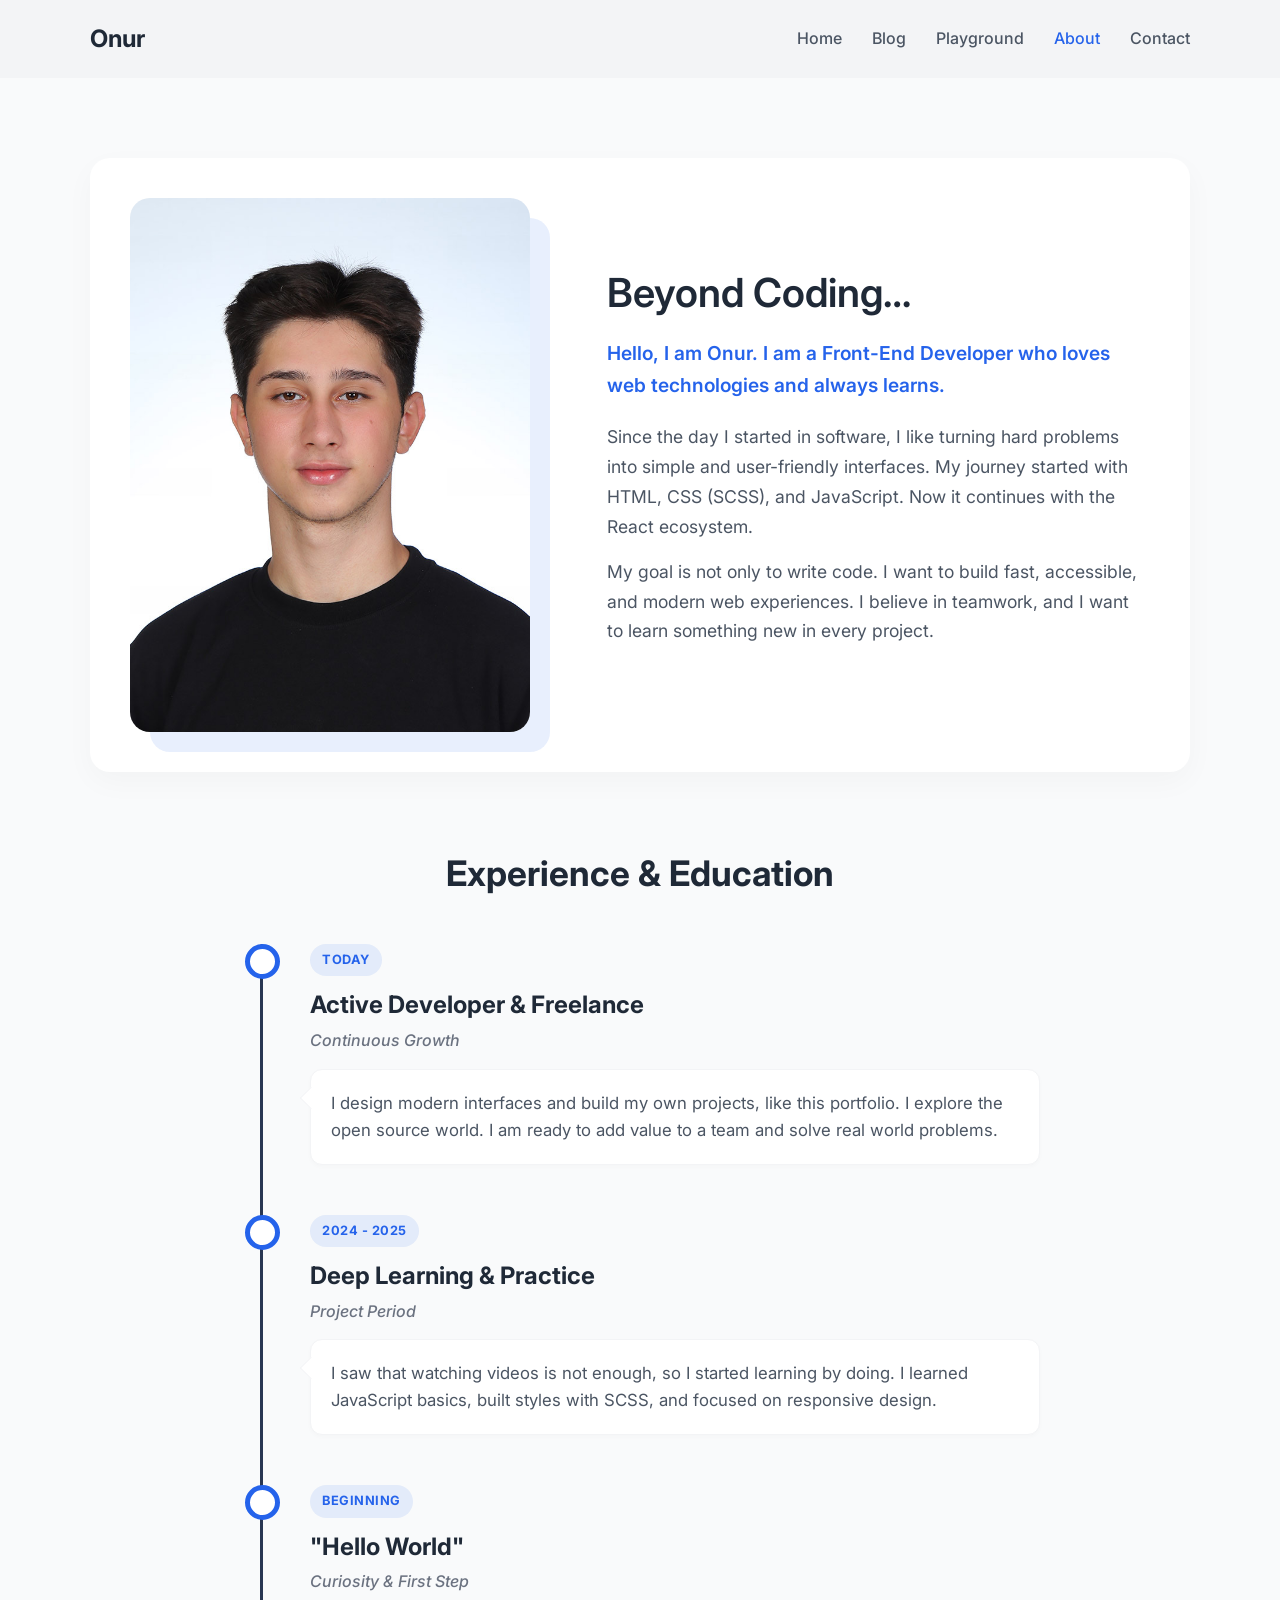
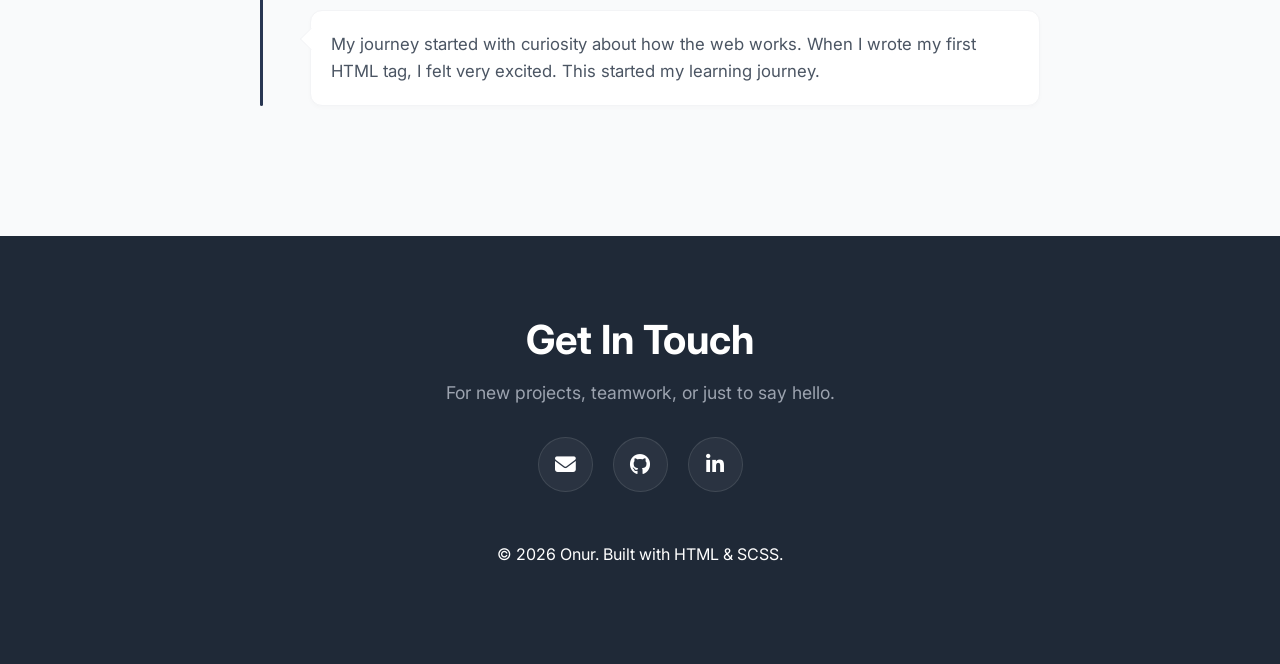
<file: about.html>
<!DOCTYPE html>
<html lang="en">

<head>
    <meta charset="UTF-8" />
    <meta name="viewport" content="width=device-width, initial-scale=1.0" />
    <link rel="icon" href="/favicon.ico?v=1">
    <link rel="icon" type="image/png" sizes="32x32" href="/favicon-32x32.png?v=1">
    <link rel="icon" type="image/png" sizes="16x16" href="/favicon-16x16.png?v=1">
    <link rel="apple-touch-icon" sizes="180x180" href="/apple-touch-icon.png">
    <link rel="preconnect" href="https://fonts.googleapis.com" />
    <link rel="preconnect" href="https://fonts.gstatic.com" crossorigin />
    <link href="https://fonts.googleapis.com/css2?family=Inter:wght@300;400;600;700&display=swap" rel="stylesheet" />
    <link rel="stylesheet" href="https://cdnjs.cloudflare.com/ajax/libs/font-awesome/6.4.0/css/all.min.css" />
    <link rel="stylesheet" href="assets/css/style.css" />
    <title>About | Onur Arslan</title>
    <meta name="description"
        content="Learn more about Onur Arslan, his frontend journey, skills, and passion for building modern web experiences.">
    <meta property="og:title" content="About | Onur Arslan">
    <meta property="og:description"
        content="Learn more about Onur Arslan, his frontend journey, skills, and passion for building modern web experiences.">
    <meta property="og:type" content="website">
    <meta property="og:image" content="assets/images/meImages.jpeg">

    <meta name="twitter:card" content="summary_large_image">
    <meta name="twitter:title" content="About | Onur Arslan">
    <meta name="twitter:description"
        content="Learn more about Onur Arslan, his frontend journey, skills, and passion for building modern web experiences.">
    <meta name="twitter:image" content="assets/images/meImages.jpeg">


</head>

<body>
    <header class="header">
        <div class="container">
            <a href="index.html" class="logo">Onur</a>
            <nav class="navbar">
                <ul>
                    <li><a href="index.html" class="nav-link">Home</a></li>
                    <li><a href="blog.html" class="nav-link">Blog</a></li>
                    <li><a href="playground.html" class="nav-link">Playground</a></li>
                    <li><a href="about.html" class="nav-link active">About</a></li>
                    <li><a href="contact.html" class="nav-link">Contact</a></li>
                </ul>
            </nav>

            <div class="menu-toggle">
                <i class="fa-solid fa-bars"></i>
            </div>
        </div>
    </header>

    <section class="about-page">
        <div class="container">
            <div class="about-intro">
                <div class="about-img">
                    <img src="assets/images/meImages.jpeg" alt="Onur Profile">
                </div>
                <div class="about-bio">
                    <h1>Beyond Coding…</h1>
                    <p class="lead">Hello, I am Onur. I am a Front-End Developer who loves web technologies and always
                        learns.
                    </p>
                    <p>Since the day I started in software, I like turning hard problems into simple and user-friendly
                        interfaces.
                        My journey started with HTML, CSS (SCSS), and JavaScript. Now it continues with the React
                        ecosystem.
                    </p>
                    <p>My goal is not only to write code.
                        I want to build fast, accessible, and modern web experiences.
                        I believe in teamwork, and I want to learn something new in every project.</p>
                </div>
            </div>
        </div>

        <div class="timeline-section">
            <h2>Experience & Education</h2>
            <div class="timeline">
                <div class="timeline-item">
                    <span class="date">Today</span>
                    <h3>Active Developer & Freelance</h3>
                    <span class="company">Continuous Growth</span>
                    <p>
                        I design modern interfaces and build my own projects, like this portfolio.
                        I explore the open source world.
                        I am ready to add value to a team and solve real world problems.
                    </p>
                </div>
                <div class="timeline-item">
                    <span class="date">2024 - 2025</span>
                    <h3>Deep Learning & Practice</h3>
                    <span class="company">Project Period</span>
                    <p>
                        I saw that watching videos is not enough, so I started learning by doing.
                        I learned JavaScript basics, built styles with SCSS,
                        and focused on responsive design.
                    </p>
                </div>
                <div class="timeline-item">
                    <span class="date">Beginning</span>
                    <h3>"Hello World"</h3>
                    <span class="company">Curiosity & First Step</span>
                    <p>
                        My journey started with curiosity about how the web works.
                        When I wrote my first HTML tag, I felt very excited.
                        This started my learning journey.
                    </p>
                </div>
            </div>
        </div>
    </section>


    <footer class="footer">
        <div class="container">
            <div class="footer-content">
                <h2>Get In Touch</h2>
                <p>For new projects, teamwork, or just to say hello.</p>

                <div class="social-links">
                    <a href="mailto:onura6673@gmail.com" class="social-btn" aria-label="Email"><i
                            class="fa-solid fa-envelope"></i></a>
                    <a href="https://github.com/Onur-Ars" target="_blank" rel="noopener noreferrer" class="social-btn"
                        aria-label="GitHub"><i class="fa-brands fa-github"></i></a>
                    <a href="https://www.linkedin.com/in/onur-arslann/" target="_blank" rel="noopener noreferrer"
                        class="social-btn" aria-label="LinkedIn"><i class="fa-brands fa-linkedin-in"></i></a>
                </div>
            </div>

            <div class="copyright">
                <p>&copy; 2026 Onur. Built with HTML & SCSS.</p>
            </div>
        </div>
    </footer>

    <script type="module" src="assets/js/main.js"></script>
</body>

</html>
</file>
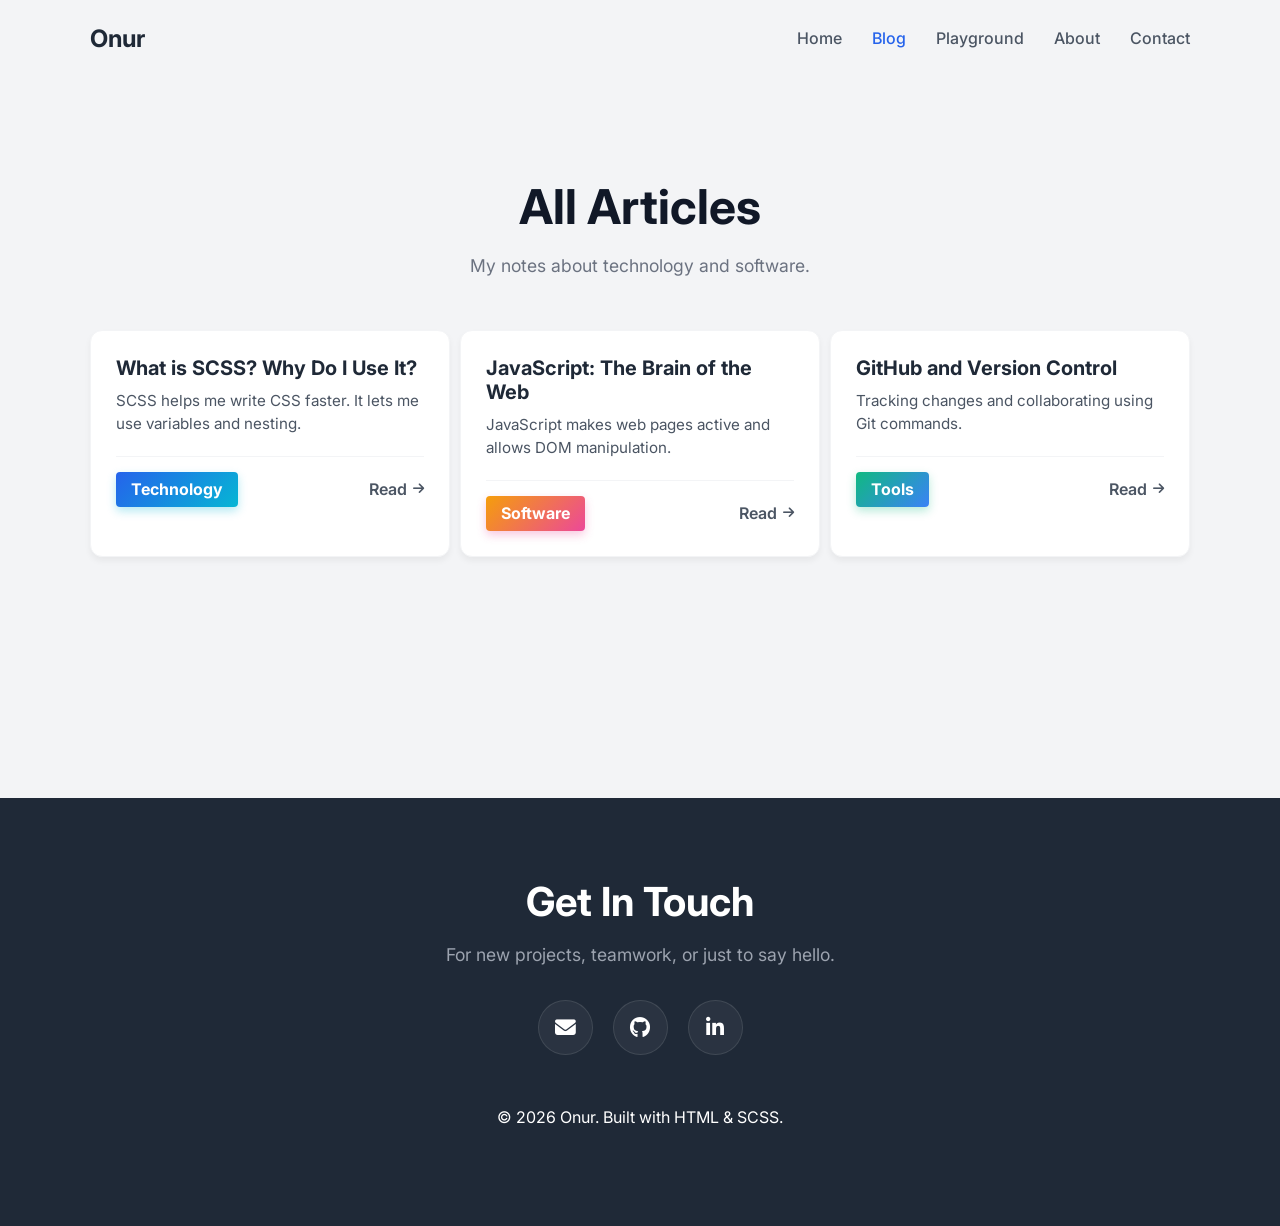
<file: blog.html>
<!DOCTYPE html>
<html lang="en">

<head>
    <meta charset="UTF-8" />
    <meta name="viewport" content="width=device-width, initial-scale=1.0" />
    <link rel="icon" href="/favicon.ico?v=1">
    <link rel="icon" type="image/png" sizes="32x32" href="/favicon-32x32.png?v=1">
    <link rel="icon" type="image/png" sizes="16x16" href="/favicon-16x16.png?v=1">
    <link rel="apple-touch-icon" sizes="180x180" href="/apple-touch-icon.png">
    <link rel="preconnect" href="https://fonts.googleapis.com" />
    <link rel="preconnect" href="https://fonts.gstatic.com" crossorigin />
    <link href="https://fonts.googleapis.com/css2?family=Inter:wght@300;400;600;700&display=swap" rel="stylesheet" />
    <link rel="stylesheet" href="https://cdnjs.cloudflare.com/ajax/libs/font-awesome/6.4.0/css/all.min.css" />
    <link rel="stylesheet" href="assets/css/style.css" />
    <title>Blog | Onur Arslan</title>
    <meta name="description"
        content="Read blog posts by Onur Arslan about JavaScript, SCSS, GitHub, and frontend development.">
    <meta property="og:title" content="Blog | Onur Arslan">
    <meta property="og:description"
        content="Read blog posts by Onur Arslan about JavaScript, SCSS, GitHub, and frontend development.">
    <meta property="og:type" content="website">
    <meta property="og:image" content="assets/images/meImages.jpeg">

    <meta name="twitter:card" content="summary_large_image">
    <meta name="twitter:title" content="Blog | Onur Arslan">
    <meta name="twitter:description"
        content="Read blog posts by Onur Arslan about JavaScript, SCSS, GitHub, and frontend development.">
    <meta name="twitter:image" content="assets/images/meImages.jpeg">

</head>

<body>

    <header class="header">
        <div class="container">
            <a href="index.html" class="logo">Onur</a>
            <nav class="navbar">
                <ul>
                    <li><a href="index.html" class="nav-link">Home</a></li>
                    <li><a href="blog.html" class="nav-link active">Blog</a></li>
                    <li><a href="playground.html" class="nav-link">Playground</a></li>
                    <li><a href="about.html" class="nav-link">About</a></li>
                    <li><a href="contact.html" class="nav-link">Contact</a></li>
                </ul>
            </nav>

            <div class="menu-toggle">
                <i class="fa-solid fa-bars"></i>
            </div>
        </div>
    </header>

    <section class="blog" style="padding-top: 100px; min-height: 80vh;">
        <div class="container">
            <div style="text-align: center; margin-bottom: 50px;">
                <h1 style="font-size: 3rem; color: #111827;">All Articles</h1>
                <p style="color: #6b7280; font-size: 1.1rem;">My notes about technology and software.</p>
            </div>

            <div class="blog-grid">
                <article class="card">
                    <h3>What is SCSS? Why Do I Use It?</h3>
                    <p>SCSS helps me write CSS faster. It lets me use variables and nesting.</p>
                    <div class="card-footer blog-footer">
                        <span class="date-badge cyan">Technology</span>
                        <a href="blog-scss.html" class="read-more">Read <i class="fa-solid fa-arrow-right"></i></a>
                    </div>
                </article>

                <article class="card">
                    <h3>JavaScript: The Brain of the Web</h3>
                    <p>JavaScript makes web pages active and allows DOM manipulation.</p>
                    <div class="card-footer blog-footer">
                        <span class="date-badge orange">Software</span>
                        <a href="blog-js.html" class="read-more">Read <i class="fa-solid fa-arrow-right"></i></a>
                    </div>
                </article>

                <article class="card">
                    <h3>GitHub and Version Control</h3>
                    <p>Tracking changes and collaborating using Git commands.</p>
                    <div class="card-footer blog-footer">
                        <span class="date-badge teal">Tools</span>
                        <a href="blog-github.html" class="read-more">Read <i class="fa-solid fa-arrow-right"></i></a>
                    </div>
                </article>

            </div>
        </div>
    </section>

    <footer class="footer">
        <div class="container">
            <div class="footer-content">
                <h2>Get In Touch</h2>
                <p>For new projects, teamwork, or just to say hello.</p>

                <div class="social-links">
                    <a href="mailto:onura6673@gmail.com" class="social-btn" aria-label="Email"><i
                            class="fa-solid fa-envelope"></i></a>
                    <a href="https://github.com/Onur-Ars" target="_blank" rel="noopener noreferrer" class="social-btn"
                        aria-label="GitHub"><i class="fa-brands fa-github"></i></a>
                    <a href="https://www.linkedin.com/in/onur-arslann/" target="_blank" rel="noopener noreferrer"
                        class="social-btn" aria-label="LinkedIn"><i class="fa-brands fa-linkedin-in"></i></a>
                </div>
            </div>

            <div class="copyright">
                <p>&copy; 2026 Onur. Built with HTML & SCSS.</p>
            </div>
        </div>
    </footer>

    <script type="module" src="assets/js/main.js"></script>
</body>

</html>
</file>
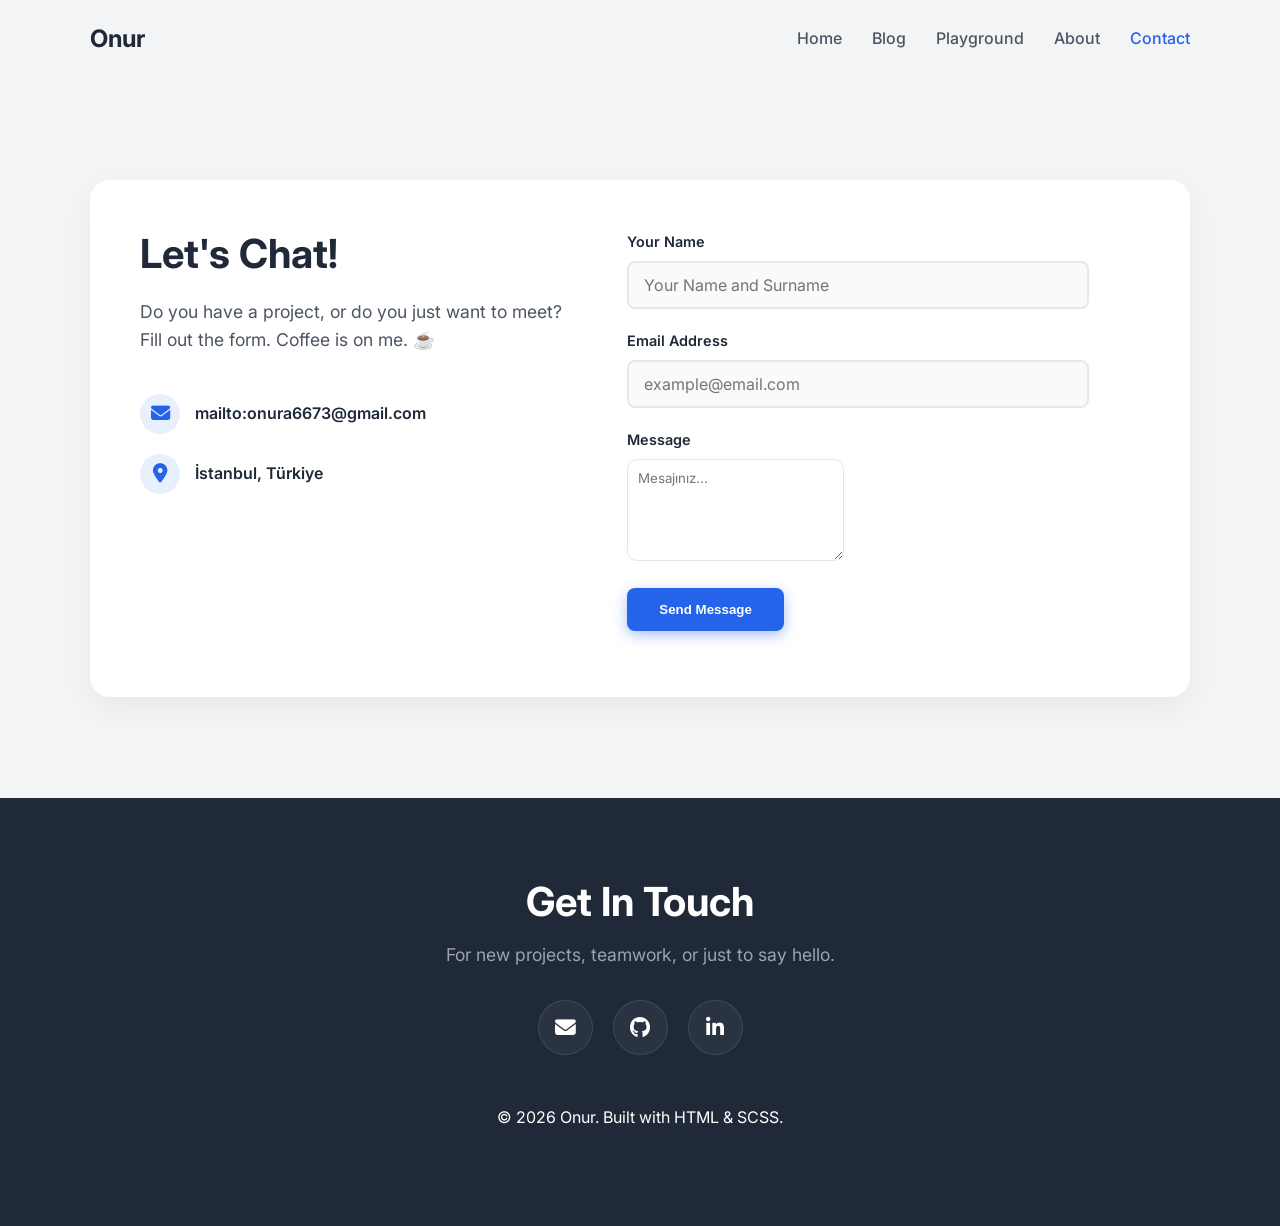
<file: contact.html>
<!DOCTYPE html>
<html lang="en">

<head>
    <meta charset="UTF-8" />
    <meta name="viewport" content="width=device-width, initial-scale=1.0" />
    <link rel="icon" href="/favicon.ico?v=1">
    <link rel="icon" type="image/png" sizes="32x32" href="/favicon-32x32.png?v=1">
    <link rel="icon" type="image/png" sizes="16x16" href="/favicon-16x16.png?v=1">
    <link rel="apple-touch-icon" sizes="180x180" href="/apple-touch-icon.png">
    <link rel="preconnect" href="https://fonts.googleapis.com" />
    <link rel="preconnect" href="https://fonts.gstatic.com" crossorigin />
    <link href="https://fonts.googleapis.com/css2?family=Inter:wght@300;400;600;700&display=swap" rel="stylesheet" />
    <link rel="stylesheet" href="https://cdnjs.cloudflare.com/ajax/libs/font-awesome/6.4.0/css/all.min.css" />
    <link rel="stylesheet" href="assets/css/style.css" />
    <title>Contact | Onur Arslan</title>
    <meta name="description"
        content="Get in touch with Onur Arslan for projects, collaboration, or frontend development opportunities.">
    <meta property="og:title" content="Contact | Onur Arslan">
    <meta property="og:description"
        content="Get in touch with Onur Arslan for projects, collaboration, or frontend development opportunities.">
    <meta property="og:type" content="website">
    <meta property="og:image" content="assets/images/meImages.jpeg">

    <meta name="twitter:card" content="summary_large_image">
    <meta name="twitter:title" content="Contact | Onur Arslan">
    <meta name="twitter:description"
        content="Get in touch with Onur Arslan for projects, collaboration, or frontend development opportunities.">
    <meta name="twitter:image" content="assets/images/meImages.jpeg">

</head>

<body>
    <header class="header">
        <div class="container">
            <a href="index.html" class="logo">Onur</a>
            <nav class="navbar">
                <ul>
                    <li><a href="index.html" class="nav-link">Home</a></li>
                    <li><a href="blog.html" class="nav-link">Blog</a></li>
                    <li><a href="playground.html" class="nav-link">Playground</a></li>
                    <li><a href="about.html" class="nav-link">About</a></li>
                    <li><a href="contact.html" class="nav-link active">Contact</a></li>
                </ul>
            </nav>

            <div class="menu-toggle">
                <i class="fa-solid fa-bars"></i>
            </div>
        </div>
    </header>

    <section class="contact-page">
        <div class="container">
            <div class="contact-wrapper">
                <div class="contact-info">
                    <h1>Let's Chat!</h1>
                    <p>Do you have a project, or do you just want to meet?
                        Fill out the form. Coffee is on me. ☕️</p>

                    <div class="info-item">
                        <i class="fa-solid fa-envelope"></i>
                        <span>mailto:onura6673@gmail.com</span>
                    </div>
                    <div class="info-item">
                        <i class="fa-solid fa-location-dot"></i>
                        <span>İstanbul, Türkiye</span>
                    </div>
                </div>
                <form action="https://formspree.io/f/xqedlyaw" method="POST" class="contact-form">
                    <div class="form-group">
                        <label for="name">Your Name</label>
                        <input type="text" id="name" name="name" placeholder="Your Name and Surname" required>
                    </div>

                    <div class="form-group">
                        <label for="email">Email Address</label>
                        <input type="email" id="email" name="email" placeholder="example@email.com" required>
                    </div>

                    <div class="form-group">
                        <label for="message">Message</label>
                        <textarea id="message" name="message" rows="5" placeholder="Mesajınız..." required></textarea>
                    </div>

                    <button type="submit" class="btn btn-primary">Send Message</button>
                    <p id="my-form-status" style="margin-top: 15px; font-weight: 600;"></p>
                </form>
            </div>
        </div>
    </section>

    <footer class="footer">
        <div class="container">
            <div class="footer-content">
                <h2>Get In Touch</h2>
                <p>For new projects, teamwork, or just to say hello.</p>

                <div class="social-links">
                    <a href="mailto:onura6673@gmail.com" class="social-btn" aria-label="Email"><i
                            class="fa-solid fa-envelope"></i></a>
                    <a href="https://github.com/Onur-Ars" target="_blank" rel="noopener noreferrer" class="social-btn"
                        aria-label="GitHub"><i class="fa-brands fa-github"></i></a>
                    <a href="https://www.linkedin.com/in/onur-arslann/" target="_blank" rel="noopener noreferrer"
                        class="social-btn" aria-label="LinkedIn"><i class="fa-brands fa-linkedin-in"></i></a>
                </div>
            </div>

            <div class="copyright">
                <p>&copy; 2026 Onur. Built with HTML & SCSS.</p>
            </div>
        </div>
    </footer>

    <script type="module" src="assets/js/main.js"></script>
</body>

</html>
</file>
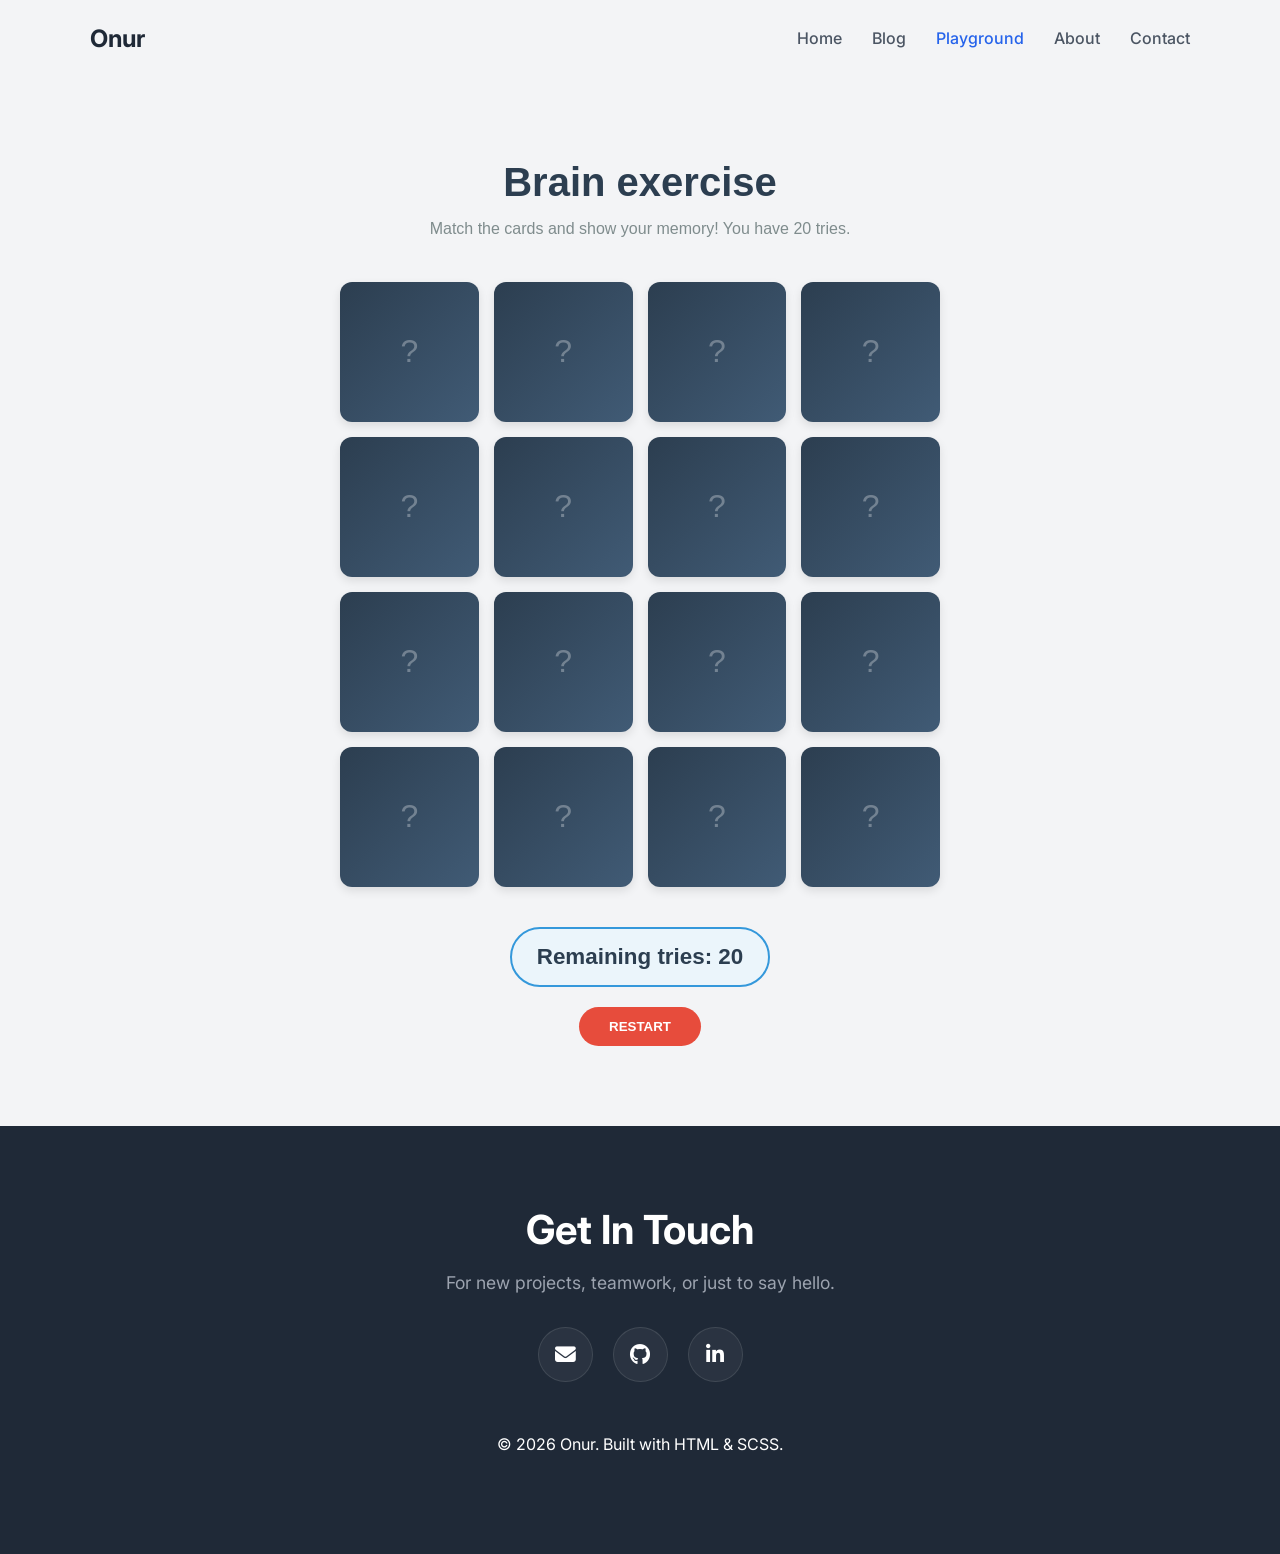
<file: playground.html>
<!DOCTYPE html>
<html lang="en">

<head>
    <meta charset="UTF-8" />
    <meta name="viewport" content="width=device-width, initial-scale=1.0" />
    <link rel="icon" href="/favicon.ico?v=1">
    <link rel="icon" type="image/png" sizes="32x32" href="/favicon-32x32.png?v=1">
    <link rel="icon" type="image/png" sizes="16x16" href="/favicon-16x16.png?v=1">
    <link rel="apple-touch-icon" sizes="180x180" href="/apple-touch-icon.png">
    <link rel="preconnect" href="https://fonts.googleapis.com" />
    <link rel="preconnect" href="https://fonts.gstatic.com" crossorigin />
    <link href="https://fonts.googleapis.com/css2?family=Inter:wght@300;400;600;700&display=swap" rel="stylesheet" />
    <link rel="stylesheet" href="https://cdnjs.cloudflare.com/ajax/libs/font-awesome/6.4.0/css/all.min.css" />
    <link rel="stylesheet" href="assets/css/style.css" />
    <title>Playground | Onur Arslan</title>
    <meta name="description"
        content="Explore a fun memory game built by Onur Arslan in the playground section of the portfolio.">
    <meta property="og:title" content="Playground | Onur Arslan">
    <meta property="og:description"
        content="Explore a fun memory game built by Onur Arslan in the playground section of the portfolio.">
    <meta property="og:type" content="website">
    <meta property="og:image" content="assets/images/meImages.jpeg">

    <meta name="twitter:card" content="summary_large_image">
    <meta name="twitter:title" content="Playground | Onur Arslan">
    <meta name="twitter:description"
        content="Explore a fun memory game built by Onur Arslan in the playground section of the portfolio.">
    <meta name="twitter:image" content="assets/images/meImages.jpeg">

</head>

<body>
    <header class="header">
        <div class="container">
            <a href="index.html" class="logo">Onur</a>
            <nav class="navbar">
                <ul>
                    <li><a href="index.html" class="nav-link">Home</a></li>
                    <li><a href="blog.html" class="nav-link">Blog</a></li>
                    <li><a href="playground.html" class="nav-link active">Playground</a></li>
                    <li><a href="about.html" class="nav-link">About</a></li>
                    <li><a href="contact.html" class="nav-link">Contact</a></li>
                </ul>
            </nav>

            <div class="menu-toggle">
                <i class="fa-solid fa-bars"></i>
            </div>
        </div>
    </header>

    <main class="pg-playground-container">
        <div class="pg-intro">
            <h1 class="pg-title">Brain exercise</h1>
            <p class="pg-description">Match the cards and show your memory! You have 20 tries.</p>
        </div>

        <section class="pg-game-board" id="pg-game-board"></section>

        <div class="pg-game-info">
            <div id="pg-lives-display">Remaining tries: 20</div>
            <button id="pg-reset-button">Restart</button>
        </div>
    </main>

    <footer class="footer">
        <div class="container">
            <div class="footer-content">
                <h2>Get In Touch</h2>
                <p>For new projects, teamwork, or just to say hello.</p>

                <div class="social-links">
                    <a href="mailto:onura6673@gmail.com" class="social-btn" aria-label="Email"><i
                            class="fa-solid fa-envelope"></i></a>
                    <a href="https://github.com/Onur-Ars" target="_blank" rel="noopener noreferrer" class="social-btn"
                        aria-label="GitHub"><i class="fa-brands fa-github"></i></a>
                    <a href="https://www.linkedin.com/in/onur-arslann/" target="_blank" rel="noopener noreferrer"
                        class="social-btn" aria-label="LinkedIn"><i class="fa-brands fa-linkedin-in"></i></a>
                </div>
            </div>

            <div class="copyright">
                <p>&copy; 2026 Onur. Built with HTML & SCSS.</p>
            </div>
        </div>
    </footer>

    <script type="module" src="assets/js/main.js"></script>
</body>

</html>
</file>
<file: assets/css/style.css>
* {
  margin: 0;
  padding: 0;
  -webkit-box-sizing: border-box;
          box-sizing: border-box;
}

html {
  scroll-behavior: smooth;
}

ul {
  list-style: none;
}

a {
  text-decoration: none;
  color: inherit;
}

img {
  max-width: 100%;
  display: block;
}

body {
  font-family: "Inter", sans-serif;
  color: #4B5563;
  background-color: #F3F4F6;
  line-height: 1.6;
}

h1, h2, h3 {
  color: #1F2937;
  font-weight: 700;
  line-height: 1.2;
  margin-bottom: 1rem;
}

p {
  margin-bottom: 1rem;
}

.container {
  max-width: 1140px;
  margin: 0 auto;
  padding: 0 20px;
  width: 100%;
}

.btn {
  display: inline-block;
  padding: 12px 30px;
  border-radius: 8px;
  font-weight: 600;
  -webkit-transition: all 0.3s ease;
  transition: all 0.3s ease;
  cursor: pointer;
  border: 2px solid transparent;
}

.btn-primary {
  background-color: #2563EB;
  color: #FFFFFF;
  -webkit-box-shadow: 0 4px 14px rgba(37, 99, 235, 0.4);
          box-shadow: 0 4px 14px rgba(37, 99, 235, 0.4);
}
.btn-primary:hover {
  background-color: rgb(18.5714285714, 76.1428571429, 202.4285714286);
  -webkit-transform: translateY(-2px);
          transform: translateY(-2px);
}

.btn-outline {
  background-color: transparent;
  border-color: #EA580C;
  color: #EA580C;
}
.btn-outline:hover {
  background-color: #EA580C;
  color: #FFFFFF;
}

.badge-container {
  display: -webkit-box;
  display: -ms-flexbox;
  display: flex;
  -ms-flex-wrap: wrap;
      flex-wrap: wrap;
  gap: 15px;
  margin-top: 20px;
}

.badge {
  display: -webkit-inline-box;
  display: -ms-inline-flexbox;
  display: inline-flex;
  -webkit-box-align: center;
      -ms-flex-align: center;
          align-items: center;
  gap: 8px;
  padding: 10px 20px;
  background-color: #FFFFFF;
  border: 1px solid #e5e7eb;
  border-radius: 50px;
  font-size: 0.9rem;
  font-weight: 600;
  color: #4B5563;
  -webkit-box-shadow: 0 2px 5px rgba(0, 0, 0, 0.05);
          box-shadow: 0 2px 5px rgba(0, 0, 0, 0.05);
  -webkit-transition: transofrm 0.2s;
  transition: transofrm 0.2s;
}
.badge i {
  font-size: 1.1rem;
}
.badge:hover {
  -webkit-transform: translateY(-3px);
          transform: translateY(-3px);
}

.card {
  background-color: #FFFFFF;
  border-radius: 12px;
  padding: 25px;
  -webkit-box-shadow: 0 4px 6px rgba(0, 0, 0, 0.05);
          box-shadow: 0 4px 6px rgba(0, 0, 0, 0.05);
  -webkit-transition: -webkit-transform 0.3s ease, -webkit-box-shadow 0.3s ease;
  transition: -webkit-transform 0.3s ease, -webkit-box-shadow 0.3s ease;
  transition: transform 0.3s ease, box-shadow 0.3s ease;
  transition: transform 0.3s ease, box-shadow 0.3s ease, -webkit-transform 0.3s ease, -webkit-box-shadow 0.3s ease;
  border: 1px solid #f3f4f6;
}
.card:hover {
  -webkit-transform: translateY(-5px);
          transform: translateY(-5px);
  -webkit-box-shadow: 0 10px 20px rgba(0, 0, 0, 0.1);
          box-shadow: 0 10px 20px rgba(0, 0, 0, 0.1);
}
.card h3 {
  font-size: 1.25rem;
  margin-bottom: 10px;
  color: #1F2937;
}
.card p {
  font-size: 0.95rem;
  color: #4B5563;
  margin-bottom: 20px;
  line-height: 1.5;
}
.card .card-footer {
  display: -webkit-box;
  display: -ms-flexbox;
  display: flex;
  -webkit-box-pack: justify;
      -ms-flex-pack: justify;
          justify-content: space-between;
  -webkit-box-align: center;
      -ms-flex-align: center;
          align-items: center;
  margin-top: 20px;
  border-top: 2px solid #f3f4f6;
  padding-top: 15px;
}
.card .card-footer .tech-stack {
  font-size: 0.85rem;
  color: #4B5563;
  font-weight: 600;
}
.card .card-footer .tech-stack i {
  margin-right: 5px;
  font-size: 1rem;
}
.card .card-footer .actions {
  display: -webkit-box;
  display: -ms-flexbox;
  display: flex;
  gap: 10px;
}

.header {
  padding: 20px 0;
  background-color: transparent;
  position: relative;
  z-index: 100;
}
.header .container {
  display: -webkit-box;
  display: -ms-flexbox;
  display: flex;
  -webkit-box-pack: justify;
      -ms-flex-pack: justify;
          justify-content: space-between;
  -webkit-box-align: center;
      -ms-flex-align: center;
          align-items: center;
}
.header .container .logo {
  font-size: 1.5rem;
  font-weight: bold;
  color: #1F2937;
  z-index: 101;
}
.header .container .navbar ul {
  display: -webkit-box;
  display: -ms-flexbox;
  display: flex;
  gap: 30px;
}
.header .container .navbar a {
  font-size: 1rem;
  font-weight: 500;
  color: #4B5563;
  -webkit-transition: color 0.3s;
  transition: color 0.3s;
}
.header .container .navbar a:hover, .header .container .navbar a.active {
  color: #2563EB;
}
.header .menu-toggle {
  display: none;
  cursor: pointer;
  font-size: 1.5rem;
  color: #1F2937;
  z-index: 101;
}
@media (max-width: 768px) {
  .header .menu-toggle {
    display: block;
  }
  .header .navbar ul {
    position: fixed;
    top: 0;
    right: -100%;
    width: 70%;
    height: 100vh;
    background-color: #FFFFFF;
    -webkit-box-orient: vertical;
    -webkit-box-direction: normal;
        -ms-flex-direction: column;
            flex-direction: column;
    -webkit-box-pack: center;
        -ms-flex-pack: center;
            justify-content: center;
    -webkit-box-align: center;
        -ms-flex-align: center;
            align-items: center;
    gap: 50px;
    gap: 50px;
    -webkit-box-shadow: -5px 0 15px rgba(0, 0, 0, 0.1);
            box-shadow: -5px 0 15px rgba(0, 0, 0, 0.1);
    -webkit-transition: right 0.4s ease;
    transition: right 0.4s ease;
    z-index: 99;
  }
  .header .navbar.active ul {
    right: 0;
  }
}

.hero {
  padding: 80px 0;
}
.hero .container {
  display: -webkit-box;
  display: -ms-flexbox;
  display: flex;
  -webkit-box-align: center;
      -ms-flex-align: center;
          align-items: center;
  -webkit-box-pack: justify;
      -ms-flex-pack: justify;
          justify-content: space-between;
  gap: 50px;
}
@media (max-width: 768px) {
  .hero .container {
    -webkit-box-orient: vertical;
    -webkit-box-direction: reverse;
        -ms-flex-direction: column-reverse;
            flex-direction: column-reverse;
    gap: 30px;
    padding-top: 40px;
  }
}
.hero .container .hero-content {
  -webkit-box-flex: 1;
      -ms-flex: 1;
          flex: 1;
}
.hero .container .hero-content h1 {
  font-size: 3rem;
  line-height: 1.2;
  margin-bottom: 20px;
  font-weight: 800;
}
.hero .container .hero-content h1 .text-gradient {
  background: -webkit-gradient(linear, left top, right top, from(#bc13fe), to(#00dbde));
  background: linear-gradient(to right, #bc13fe 0%, #00dbde 100%);
  -webkit-background-clip: text;
  background-clip: text;
  -webkit-text-fill-color: transparent;
  color: transparent;
  display: inline-block;
}
@media (max-width: 768px) {
  .hero .container .hero-content h1 {
    text-align: center;
  }
}
.hero .container .hero-content h1 .highlight {
  color: #2563EB;
  font-size: 0.7em;
  display: block;
}
.hero .container .hero-content .description {
  font-size: 1.1rem;
  color: #4B5563;
  margin-bottom: 30px;
  max-width: 500px;
}
@media (max-width: 768px) {
  .hero .container .hero-content .description {
    text-align: center;
  }
}
.hero .container .hero-content .hero-buttons {
  display: -webkit-box;
  display: -ms-flexbox;
  display: flex;
  gap: 20px;
}
@media (max-width: 768px) {
  .hero .container .hero-content .hero-buttons {
    -webkit-box-pack: center;
        -ms-flex-pack: center;
            justify-content: center;
  }
}
.hero .container .hero-image {
  -webkit-box-flex: 1;
      -ms-flex: 1;
          flex: 1;
}
.hero .container .hero-image img {
  width: 100%;
  max-width: 600px;
  -webkit-animation: float 3s ease-in-out infinite;
          animation: float 3s ease-in-out infinite;
}
@media (max-width: 768px) {
  .hero .container .hero-image {
    width: 80%;
    max-width: 400px;
  }
}

@-webkit-keyframes float {
  0% {
    -webkit-transform: translateY(0px);
            transform: translateY(0px);
  }
  50% {
    -webkit-transform: translateY(-20px);
            transform: translateY(-20px);
  }
  100% {
    -webkit-transform: translateY(0px);
            transform: translateY(0px);
  }
}

@keyframes float {
  0% {
    -webkit-transform: translateY(0px);
            transform: translateY(0px);
  }
  50% {
    -webkit-transform: translateY(-20px);
            transform: translateY(-20px);
  }
  100% {
    -webkit-transform: translateY(0px);
            transform: translateY(0px);
  }
}
.about {
  padding: 60px 0;
  background-color: #FFFFFF;
}
.about h2 {
  font-size: 2rem;
  margin-bottom: 20px;
}
.about .about-text {
  font-size: 1.1rem;
  color: #4B5563;
  max-width: 700px;
  margin-bottom: 30px;
}

.blog {
  padding: 60px 0;
}
.blog h2 {
  font-size: 2rem;
  margin-bottom: 40px;
  color: #1F2937;
}
.blog .blog-grid {
  display: grid;
  grid-template-columns: repeat(auto-fit, minmax(300px, 1fr));
  gap: 10px;
}
.blog .blog-grid .blog-footer {
  display: -webkit-box;
  display: -ms-flexbox;
  display: flex;
  -webkit-box-pack: justify;
      -ms-flex-pack: justify;
          justify-content: space-between;
  -webkit-box-align: center;
      -ms-flex-align: center;
          align-items: center;
  margin-top: 20px;
  padding-top: 15px;
  border-top: 1px solid #F3F4F6;
}
.blog .blog-grid .blog-footer .date-badge {
  font-size: 0.75;
  font-weight: 700;
  letter-spacing: 0.5;
  padding: 5px 15px;
  border-radius: 4px;
  color: #FFFFFF;
}
.blog .blog-grid .blog-footer .date-badge.cyan {
  background-image: linear-gradient(135deg, #2563EB 0%, #06B6D4 100%);
  -webkit-box-shadow: 0 4px 10px rgba(6, 182, 212, 0.3);
          box-shadow: 0 4px 10px rgba(6, 182, 212, 0.3);
}
.blog .blog-grid .blog-footer .date-badge.orange {
  background-image: linear-gradient(135deg, #F59E0B 0%, #EC4899 100%);
  -webkit-box-shadow: 0 4px 10px rgba(236, 72, 153, 0.3);
          box-shadow: 0 4px 10px rgba(236, 72, 153, 0.3);
}
.blog .blog-grid .blog-footer .date-badge.teal {
  background-image: linear-gradient(135deg, #10B981 0%, #3B82F6 100%);
  -webkit-box-shadow: 0 4px 10px rgba(16, 185, 129, 0.3);
          box-shadow: 0 4px 10px rgba(16, 185, 129, 0.3);
}
.blog .blog-grid .blog-footer .date-badge:hover {
  -webkit-filter: brightness(1.2);
          filter: brightness(1.2);
}
.blog .blog-grid .blog-footer .read-more {
  font-size: 0.9;
  font-weight: 600;
  color: #4B5563;
  display: -webkit-box;
  display: -ms-flexbox;
  display: flex;
  -webkit-box-align: center;
      -ms-flex-align: center;
          align-items: center;
  -webkit-transition: all 0.3 ease;
  transition: all 0.3 ease;
}
.blog .blog-grid .blog-footer .read-more i {
  margin-left: 6px;
  font-size: 0.8rem;
  -webkit-transition: -webkit-transform 0.3s ease;
  transition: -webkit-transform 0.3s ease;
  transition: transform 0.3s ease;
  transition: transform 0.3s ease, -webkit-transform 0.3s ease;
}
.blog .blog-grid .blog-footer .read-more:hover {
  color: #2563EB;
}
.blog .blog-grid .blog-footer .read-more:hover i {
  -webkit-transform: translateX(5px);
          transform: translateX(5px);
}
@media (max-width: 1044px) {
  .blog .blog-grid {
    grid-template-columns: 1fr;
    margin-right: 20px;
    margin-left: 20px;
  }
  .blog h2 {
    margin-left: 20px;
  }
}

.footer {
  background-color: #1F2937;
  color: #FFFFFF;
  padding: 80px 0;
  text-align: center;
  margin-top: auto;
}
.footer .footer-content {
  margin-bottom: 50px;
}
.footer .footer-content h2 {
  color: #FFFFFF;
  font-size: 2.5rem;
  margin-bottom: 15px;
}
.footer .footer-content p {
  color: #9ca3af;
  font-size: 1.1rem;
  max-width: 500px;
  margin: 0 auto 30px;
}
.footer .social-links {
  display: -webkit-box;
  display: -ms-flexbox;
  display: flex;
  -webkit-box-pack: center;
      -ms-flex-pack: center;
          justify-content: center;
  gap: 20px;
}
.footer .social-links .social-btn {
  display: -webkit-box;
  display: -ms-flexbox;
  display: flex;
  -webkit-box-pack: center;
      -ms-flex-pack: center;
          justify-content: center;
  -webkit-box-align: center;
      -ms-flex-align: center;
          align-items: center;
  width: 55px;
  height: 55px;
  background-color: rgba(255, 255, 255, 0.05);
  border-radius: 50%;
  color: #FFFFFF;
  font-size: 1.3rem;
  -webkit-transition: all 0.3s cubic-bezier(0.175, 0.885, 0.32, 1.275);
  transition: all 0.3s cubic-bezier(0.175, 0.885, 0.32, 1.275);
  border: 1px solid rgba(255, 255, 255, 0.1);
}
.footer .social-links .social-btn:hover {
  background-color: #FFFFFF;
  color: #1F2937;
  -webkit-transform: translateY(-5px) scale(1.1);
          transform: translateY(-5px) scale(1.1);
  -webkit-box-shadow: 0 10px 20px rgba(0, 0, 0, 0.2);
          box-shadow: 0 10px 20px rgba(0, 0, 0, 0.2);
}

.contact-page {
  padding: 80px 0;
  min-height: 80vh;
  display: -webkit-box;
  display: -ms-flexbox;
  display: flex;
  -webkit-box-align: center;
      -ms-flex-align: center;
          align-items: center;
}
.contact-page .container .contact-wrapper {
  display: -webkit-box;
  display: -ms-flexbox;
  display: flex;
  gap: 60px;
  background-color: #FFFFFF;
  padding: 50px;
  border-radius: 20px;
  -webkit-box-shadow: 0 10px 30px rgba(0, 0, 0, 0.05);
          box-shadow: 0 10px 30px rgba(0, 0, 0, 0.05);
}
@media (max-width: 768px) {
  .contact-page .container .contact-wrapper {
    -webkit-box-orient: vertical;
    -webkit-box-direction: normal;
        -ms-flex-direction: column;
            flex-direction: column;
    padding: 30px;
    gap: 40px;
  }
}
.contact-page .container .contact-wrapper .contact-info {
  -webkit-box-flex: 1;
      -ms-flex: 1;
          flex: 1;
}
.contact-page .container .contact-wrapper .contact-info h1 {
  font-size: 2.5rem;
  color: #1F2937;
  margin-bottom: 20px;
}
.contact-page .container .contact-wrapper .contact-info p {
  font-size: 1.1rem;
  color: #4B5563;
  margin-bottom: 40px;
}
.contact-page .container .contact-wrapper .contact-info .info-item {
  display: -webkit-box;
  display: -ms-flexbox;
  display: flex;
  -webkit-box-align: center;
      -ms-flex-align: center;
          align-items: center;
  gap: 15px;
  margin-bottom: 20px;
  font-weight: 600;
  color: #1F2937;
}
.contact-page .container .contact-wrapper .contact-info .info-item i {
  font-size: 1.2rem;
  color: #2563EB;
  width: 40px;
  height: 40px;
  background-color: rgba(37, 99, 235, 0.1);
  display: -webkit-box;
  display: -ms-flexbox;
  display: flex;
  -webkit-box-pack: center;
      -ms-flex-pack: center;
          justify-content: center;
  -webkit-box-align: center;
      -ms-flex-align: center;
          align-items: center;
  border-radius: 50%;
}
.contact-page .container .contact-wrapper .contact-form {
  -webkit-box-flex: 1.2;
      -ms-flex: 1.2;
          flex: 1.2;
}
.contact-page .container .contact-wrapper .contact-form .form-group {
  margin-bottom: 20px;
}
.contact-page .container .contact-wrapper .contact-form .form-group label {
  display: block;
  margin-bottom: 8px;
  color: #1F2937;
  font-size: 0.9rem;
  font-weight: 600;
}
.contact-page .container .contact-wrapper .contact-form .form-group input {
  width: 90%;
  padding: 12px 15px;
  border-radius: 8px;
  border: 2px solid #e5e7eb;
  font-family: "Inter", sans-serif;
  font-size: 1rem;
  -webkit-transition: all 0.3s ease;
  transition: all 0.3s ease;
  background-color: #f9fafb;
}
.contact-page .container .contact-wrapper .contact-form .form-group input:focus {
  border-color: #2563EB;
  outline: none;
  background-color: #FFFFFF;
}
.contact-page .container .contact-wrapper .contact-form .form-group textarea {
  max-width: 400px;
  border: 1px solid #e5e7eb;
  max-height: 200px;
  padding: 10px;
  font-family: "Inter", sans-serif;
  border-radius: 10px;
}
.contact-page .container .contact-wrapper .contact-form .button {
  width: 100%;
  -webkit-box-pack: center;
      -ms-flex-pack: center;
          justify-content: center;
}

.about-page {
  padding: 80px 0;
  background-color: #f9fafb;
}
.about-page .about-intro {
  display: -webkit-box;
  display: -ms-flexbox;
  display: flex;
  -webkit-box-align: center;
      -ms-flex-align: center;
          align-items: center;
  gap: 60px;
  margin-bottom: 80px;
  background-color: #FFFFFF;
  padding: 40px;
  border-radius: 20px;
  -webkit-box-shadow: 0 10px 30px rgba(0, 0, 0, 0.03);
          box-shadow: 0 10px 30px rgba(0, 0, 0, 0.03);
}
@media (max-width: 768px) {
  .about-page .about-intro {
    -webkit-box-orient: vertical;
    -webkit-box-direction: normal;
        -ms-flex-direction: column;
            flex-direction: column;
    text-align: center;
    gap: 30px;
    padding: 30px;
  }
}
.about-page .about-intro .about-img {
  -webkit-box-flex: 1;
      -ms-flex: 1;
          flex: 1;
}
.about-page .about-intro .about-img img {
  width: 100%;
  max-width: 400px;
  border-radius: 20px;
  -webkit-box-shadow: 20px 20px 0px rgba(37, 99, 235, 0.1);
          box-shadow: 20px 20px 0px rgba(37, 99, 235, 0.1);
  -webkit-transition: -webkit-transform 0.3s ease;
  transition: -webkit-transform 0.3s ease;
  transition: transform 0.3s ease;
  transition: transform 0.3s ease, -webkit-transform 0.3s ease;
}
.about-page .about-intro .about-img img:hover {
  -webkit-transform: scale(1.02);
          transform: scale(1.02);
}
.about-page .about-intro .about-bio {
  -webkit-box-flex: 1.3;
      -ms-flex: 1.3;
          flex: 1.3;
}
.about-page .about-intro .about-bio h1 {
  font-size: 2.5rem;
  margin-bottom: 20px;
  color: #1F2937;
  font-weight: 600;
}
.about-page .about-intro .about-bio .lead {
  font-size: 1.2rem;
  font-weight: 600;
  color: #2563EB;
  margin-bottom: 20px;
  display: block;
}
.about-page .about-intro .about-bio p {
  font-size: 1.1rem;
  line-height: 1.7;
  color: #4B5563;
  margin-bottom: 15px;
}
.about-page .about-intro .about-bio .btn {
  margin-top: 15px;
  display: -webkit-inline-box;
  display: -ms-inline-flexbox;
  display: inline-flex;
  -webkit-box-align: center;
      -ms-flex-align: center;
          align-items: center;
  gap: 10px;
}
.about-page .timeline-section {
  max-width: 800px;
  margin: 0 auto;
}
.about-page .timeline-section h2 {
  font-size: 2.2rem;
  margin-bottom: 50px;
  text-align: center;
  color: #1F2937;
  font-weight: 700;
}
.about-page .timeline-section .timeline {
  position: relative;
}
.about-page .timeline-section .timeline::after {
  content: "";
  position: absolute;
  width: 3px;
  background-color: #293652;
  top: 0;
  bottom: 0;
  left: 20px;
  border-radius: 3px;
}
.about-page .timeline-section .timeline .timeline-item {
  position: relative;
  padding-left: 70px;
  margin-bottom: 50px;
}
.about-page .timeline-section .timeline .timeline-item::before {
  content: "";
  position: absolute;
  left: 5px;
  top: 0px;
  width: 25px;
  height: 25px;
  border-radius: 50%;
  background-color: #FFFFFF;
  border: 5px solid #2563EB;
  z-index: 2;
  -webkit-transition: all 0.3s ease;
  transition: all 0.3s ease;
}
.about-page .timeline-section .timeline .timeline-item:hover::before {
  background-color: #2563EB;
  -webkit-box-shadow: 0 0 0 5px rgba(37, 99, 235, 0.2);
          box-shadow: 0 0 0 5px rgba(37, 99, 235, 0.2);
}
.about-page .timeline-section .timeline .timeline-item .date {
  display: inline-block;
  background-color: rgba(37, 99, 235, 0.1);
  color: #2563EB;
  padding: 6px 12px;
  border-radius: 20px;
  margin-bottom: 15px;
  font-size: 0.8rem;
  font-weight: 700;
  text-transform: uppercase;
  letter-spacing: 0.5px;
}
.about-page .timeline-section .timeline .timeline-item h3 {
  font-size: 1.5rem;
  margin-bottom: 8px;
  color: #1F2937;
  font-weight: 700;
}
.about-page .timeline-section .timeline .timeline-item .company {
  display: block;
  font-size: 1rem;
  color: #6b7280;
  font-weight: 500;
  margin-bottom: 15px;
  font-style: italic;
}
.about-page .timeline-section .timeline .timeline-item p {
  color: #4B5563;
  font-size: 1.05rem;
  line-height: 1.6;
  background-color: #FFFFFF;
  padding: 20px;
  border-radius: 12px;
  border: 1px solid #f3f4f6;
  -webkit-box-shadow: 0 2px 5px rgba(0, 0, 0, 0.02);
          box-shadow: 0 2px 5px rgba(0, 0, 0, 0.02);
  position: relative;
}
.about-page .timeline-section .timeline .timeline-item p::after {
  content: "";
  position: absolute;
  top: 20px;
  left: -8px;
  width: 15px;
  height: 15px;
  background-color: #FFFFFF;
  border-left: 1px solid #f3f4f6;
  border-bottom: 1px solid #f3f4f6;
  -webkit-transform: rotate(45deg);
          transform: rotate(45deg);
}
@media (max-width: 815px) {
  .about-page .timeline-section .timeline .timeline-item p {
    margin-right: 10px;
  }
}

.blog-details {
  padding-bottom: 50px;
}
.blog-details .post-header {
  background-color: #f9fafb;
  padding: 60px 0;
  text-align: center;
  margin-bottom: 50px;
  border-bottom: 1px solid #35373b;
}
.blog-details .post-header .container .date-badge {
  display: inline-block;
  font-size: 0.75rem;
  font-weight: 800;
  text-transform: uppercase;
  letter-spacing: 1px;
  padding: 6px 14px;
  border-radius: 20px;
  color: #FFFFFF;
  margin-bottom: 20px;
  -webkit-box-shadow: 0 4px 10px rgba(0, 0, 0, 0.1);
          box-shadow: 0 4px 10px rgba(0, 0, 0, 0.1);
}
.blog-details .post-header .container .date-badge.cyan {
  background-image: linear-gradient(135deg, #2563EB 0%, #06B6D4 100%);
}
.blog-details .post-header .container .date-badge.orange {
  background-image: linear-gradient(135deg, #F59E0B 0%, #EC4899 100%);
}
.blog-details .post-header .container .date-badge.teal {
  background-image: linear-gradient(135deg, #10B981 0%, #3B82F6 100%);
}
.blog-details .post-header .container h1 {
  font-size: 2.5rem;
  color: #1F2937;
  max-width: 800px;
  margin: 0 auto 15px;
  line-height: 1.3;
  font-weight: 800;
}
@media (max-width: 576px) {
  .blog-details .post-header .container h1 {
    font-size: 1.8rem;
  }
}
.blog-details .post-header .container .meta-info {
  color: #6b7280;
  font-size: 0.95rem;
}
.blog-details .post-header .container .meta-info span {
  margin: 0 10px;
}
.blog-details .post-header .container .meta-info span i {
  margin-right: 6px;
  color: #2563EB;
}
.blog-details .post-body {
  max-width: 750px;
  margin: 0 auto;
}
.blog-details .post-body .featured-image {
  width: 100%;
  height: auto;
  max-height: 300px;
  -o-object-fit: contain;
     object-fit: contain;
  background-color: #fff0f6;
  border-radius: 16px;
  margin-bottom: 40px;
  padding: 20px;
  border: 1px solid #fce7f3;
}
.blog-details .post-body p {
  font-size: 1.15rem;
  line-height: 1.8;
  color: #4B5563;
  margin-bottom: 25px;
}
.blog-details .post-body p.lead {
  font-size: 1.35rem;
  font-weight: 500;
  color: #1F2937;
  margin-bottom: 35px;
}
.blog-details .post-body h2 {
  font-size: 1.8rem;
  color: #1F2937;
  margin-top: 50px;
  margin-bottom: 20px;
  font-weight: 700;
}
.blog-details .post-body h3 {
  font-size: 1.4rem;
  color: #1F2937;
  margin-top: 40px;
  margin-bottom: 15px;
  font-weight: 600;
}
.blog-details .post-body .code-block {
  background-color: #1e293b;
  border-radius: 12px;
  margin: 30px 0;
  overflow: hidden;
  border: 1px solid #334155;
  -webkit-box-shadow: 0 10px 25px rgba(0, 0, 0, 0.15);
          box-shadow: 0 10px 25px rgba(0, 0, 0, 0.15);
}
.blog-details .post-body .code-block .code-header {
  background-color: #0f172a;
  color: #94a3b8;
  padding: 12px 20px;
  font-size: 0.85rem;
  font-family: "Fira Code", monospace;
  border-bottom: 1px solid #334155;
  font-weight: 600;
  display: -webkit-box;
  display: -ms-flexbox;
  display: flex;
  -webkit-box-align: center;
      -ms-flex-align: center;
          align-items: center;
}
.blog-details .post-body .code-block::before {
  content: "SCSS";
  display: inline-block;
  background-color: #cf649a;
  color: white;
  font-size: 0.7rem;
  padding: 3px 7px;
  border-radius: 4px;
  margin: 8px 8px;
}
.blog-details .post-body .code-block .code-content {
  padding: 25px;
  overflow-x: hidden;
}
.blog-details .post-body .code-block .code-content p {
  color: #e2e8f0;
  margin: 0;
  font-family: "Fira Code", monospace;
  font-size: 0.95rem;
  line-height: 1.7;
  white-space: nowrap;
}
.blog-details .post-body .code-block .code-content .comment {
  color: #6a9955;
  font-style: italic;
}
.blog-details .post-body .code-block .code-content .variable {
  color: #9cdcfe;
}
.blog-details .post-body .code-block .code-content .hex {
  color: #ce9178;
}
.blog-details .post-body .code-block .code-content .selector {
  color: #d7ba7d;
}
.blog-details .post-body .code-block .code-content .property {
  color: #9cdcfe;
}
.blog-details .post-body blockquote {
  background-color: rgba(37, 99, 235, 0.05);
  border-left: 5px solid #2563EB;
  margin: 40px 0;
  padding: 30px;
  font-size: 1.25rem;
  font-style: italic;
  color: #1F2937;
  border-radius: 0 12px 12px 0;
}
.blog-details .post-body .post-footer {
  margin-top: 60px;
  padding-top: 30px;
  border-top: 1px solid #e5e7eb;
}
.blog-details .post-body .post-footer .btn-back {
  display: -webkit-inline-box;
  display: -ms-inline-flexbox;
  display: inline-flex;
  -webkit-box-align: center;
      -ms-flex-align: center;
          align-items: center;
  gap: 10px;
  font-weight: 600;
  color: #4B5563;
  -webkit-transition: color 0.3s;
  transition: color 0.3s;
}
.blog-details .post-body .post-footer .btn-back:hover {
  color: #2563EB;
}
.blog-details .post-body .post-footer .btn-back:hover i {
  -webkit-transform: translateX(-5px);
          transform: translateX(-5px);
}
.blog-details .post-body .post-footer .btn-back i {
  -webkit-transition: -webkit-transform 0.3s;
  transition: -webkit-transform 0.3s;
  transition: transform 0.3s;
  transition: transform 0.3s, -webkit-transform 0.3s;
}

.pg-playground-container {
  max-width: 1000px;
  margin: 80px auto;
  padding: 0 20px;
  text-align: center;
  font-family: sans-serif;
}
.pg-playground-container .pg-title {
  font-size: 2.5rem;
  color: #2c3e50;
  margin-bottom: 10px;
  font-weight: 800;
  border: none;
}
.pg-playground-container .pg-description {
  color: #7f8c8d;
  margin-bottom: 40px;
}

.pg-game-board {
  display: grid;
  grid-template-columns: repeat(4, 1fr);
  gap: 15px;
  max-width: 600px;
  margin: 0 auto;
  -webkit-perspective: 1000px;
          perspective: 1000px;
}
@media (max-width: 500px) {
  .pg-game-board {
    grid-template-columns: repeat(3, 1fr);
  }
}

.pg-card {
  height: 140px;
  position: relative;
  cursor: pointer;
  -webkit-transform-style: preserve-3d;
          transform-style: preserve-3d;
  -webkit-transition: -webkit-transform 0.6s cubic-bezier(0.4, 0, 0.2, 1);
  transition: -webkit-transform 0.6s cubic-bezier(0.4, 0, 0.2, 1);
  transition: transform 0.6s cubic-bezier(0.4, 0, 0.2, 1);
  transition: transform 0.6s cubic-bezier(0.4, 0, 0.2, 1), -webkit-transform 0.6s cubic-bezier(0.4, 0, 0.2, 1);
  background: transparent !important;
  border: none !important;
  -webkit-box-shadow: none !important;
          box-shadow: none !important;
  padding: 0 !important;
}
.pg-card.is-flipped {
  -webkit-transform: rotateY(180deg);
          transform: rotateY(180deg);
}
.pg-card .pg-card-front,
.pg-card .pg-card-back {
  position: absolute;
  width: 100%;
  height: 100%;
  -webkit-backface-visibility: hidden;
          backface-visibility: hidden;
  display: -webkit-box;
  display: -ms-flexbox;
  display: flex;
  -webkit-box-align: center;
      -ms-flex-align: center;
          align-items: center;
  -webkit-box-pack: center;
      -ms-flex-pack: center;
          justify-content: center;
  border-radius: 12px;
  -webkit-box-shadow: 0 4px 10px rgba(0, 0, 0, 0.1);
          box-shadow: 0 4px 10px rgba(0, 0, 0, 0.1);
}
.pg-card .pg-card-front {
  background-color: #ffffff;
  color: #3498db;
  -webkit-transform: rotateY(180deg);
          transform: rotateY(180deg);
  font-size: 2.5rem;
  border: 2px solid #3498db;
}
.pg-card .pg-card-back {
  background-color: #2c3e50;
  color: #ffffff;
  font-size: 2rem;
  background-image: linear-gradient(135deg, #2c3e50 0%, rgb(64.5451612903, 90.95, 117.3548387097) 100%);
}
.pg-card .pg-card-back::after {
  content: "?";
  opacity: 0.3;
}

.pg-game-info {
  margin-top: 40px;
  display: -webkit-box;
  display: -ms-flexbox;
  display: flex;
  -webkit-box-orient: vertical;
  -webkit-box-direction: normal;
      -ms-flex-direction: column;
          flex-direction: column;
  -webkit-box-align: center;
      -ms-flex-align: center;
          align-items: center;
  gap: 20px;
}
.pg-game-info #pg-lives-display {
  font-size: 1.4rem;
  font-weight: bold;
  color: #2c3e50;
  padding: 10px 25px;
  background: rgb(234.7, 244.7, 251.4);
  border-radius: 50px;
  border: 2px solid #3498db;
}
.pg-game-info #pg-reset-button {
  padding: 12px 30px;
  background-color: #e74c3c;
  color: white;
  border: none;
  border-radius: 50px;
  font-weight: bold;
  cursor: pointer;
  text-transform: uppercase;
  -webkit-transition: 0.3s;
  transition: 0.3s;
}
.pg-game-info #pg-reset-button:hover {
  background-color: rgb(220.2431506849, 45.1780821918, 27.1068493151);
  -webkit-transform: translateY(-2px);
          transform: translateY(-2px);
}/*# sourceMappingURL=style.css.map */
</file>
